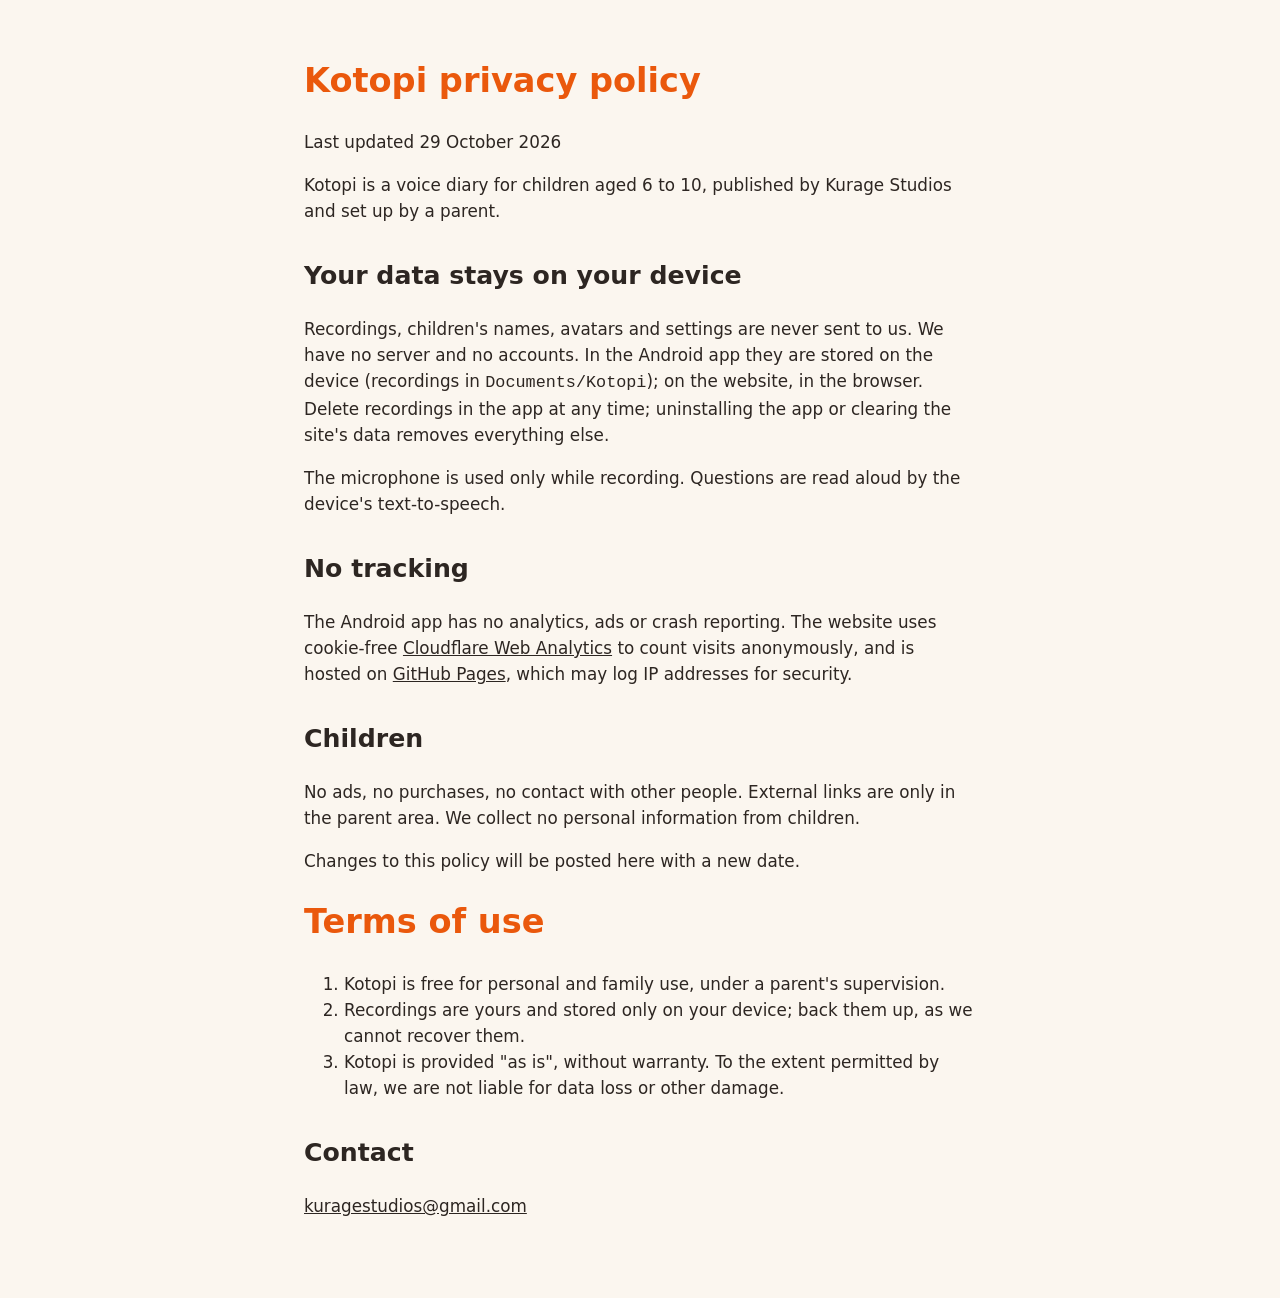
<file: privacy.html>
<!doctype html>
<html lang="en">
<head>
<meta charset="utf-8">
<meta name="viewport" content="width=device-width, initial-scale=1">
<title>Kotopi privacy policy and terms</title>
<style>
  body { margin: 0 auto; max-width: 42rem; padding: 2rem 1rem 4rem; font: 1.05rem/1.55 system-ui, sans-serif; background: #fbf6ef; color: #2d2622; }
  h1 { color: #ea580c; }
  h2 { margin-top: 2rem; }
  a { color: inherit; }
  @media (prefers-color-scheme: dark) { body { background: #1d1916; color: #f4ece3; } }
</style>
</head>
<body>
<h1>Kotopi privacy policy</h1>
<p>Last updated 29 October 2026</p>
<p>Kotopi is a voice diary for children aged 6 to 10, published by Kurage Studios and set up by a parent.</p>

<h2>Your data stays on your device</h2>
<p>Recordings, children's names, avatars and settings are never sent to us. We have no server and no accounts. In the Android app they are stored on the device (recordings in <code>Documents/Kotopi</code>); on the website, in the browser. Delete recordings in the app at any time; uninstalling the app or clearing the site's data removes everything else.</p>
<p>The microphone is used only while recording. Questions are read aloud by the device's text-to-speech.</p>

<h2>No tracking</h2>
<p>The Android app has no analytics, ads or crash reporting. The website uses cookie-free <a href="https://www.cloudflare.com/privacypolicy/">Cloudflare Web Analytics</a> to count visits anonymously, and is hosted on <a href="https://docs.github.com/site-policy/privacy-policies/github-general-privacy-statement">GitHub Pages</a>, which may log IP addresses for security.</p>

<h2>Children</h2>
<p>No ads, no purchases, no contact with other people. External links are only in the parent area. We collect no personal information from children.</p>

<p>Changes to this policy will be posted here with a new date.</p>

<h1 id="terms">Terms of use</h1>
<ol>
  <li>Kotopi is free for personal and family use, under a parent's supervision.</li>
  <li>Recordings are yours and stored only on your device; back them up, as we cannot recover them.</li>
  <li>Kotopi is provided "as is", without warranty. To the extent permitted by law, we are not liable for data loss or other damage.</li>
</ol>

<h2>Contact</h2>
<p><a href="mailto:kuragestudios@gmail.com">kuragestudios@gmail.com</a></p>
</body>
</html>
</file>
